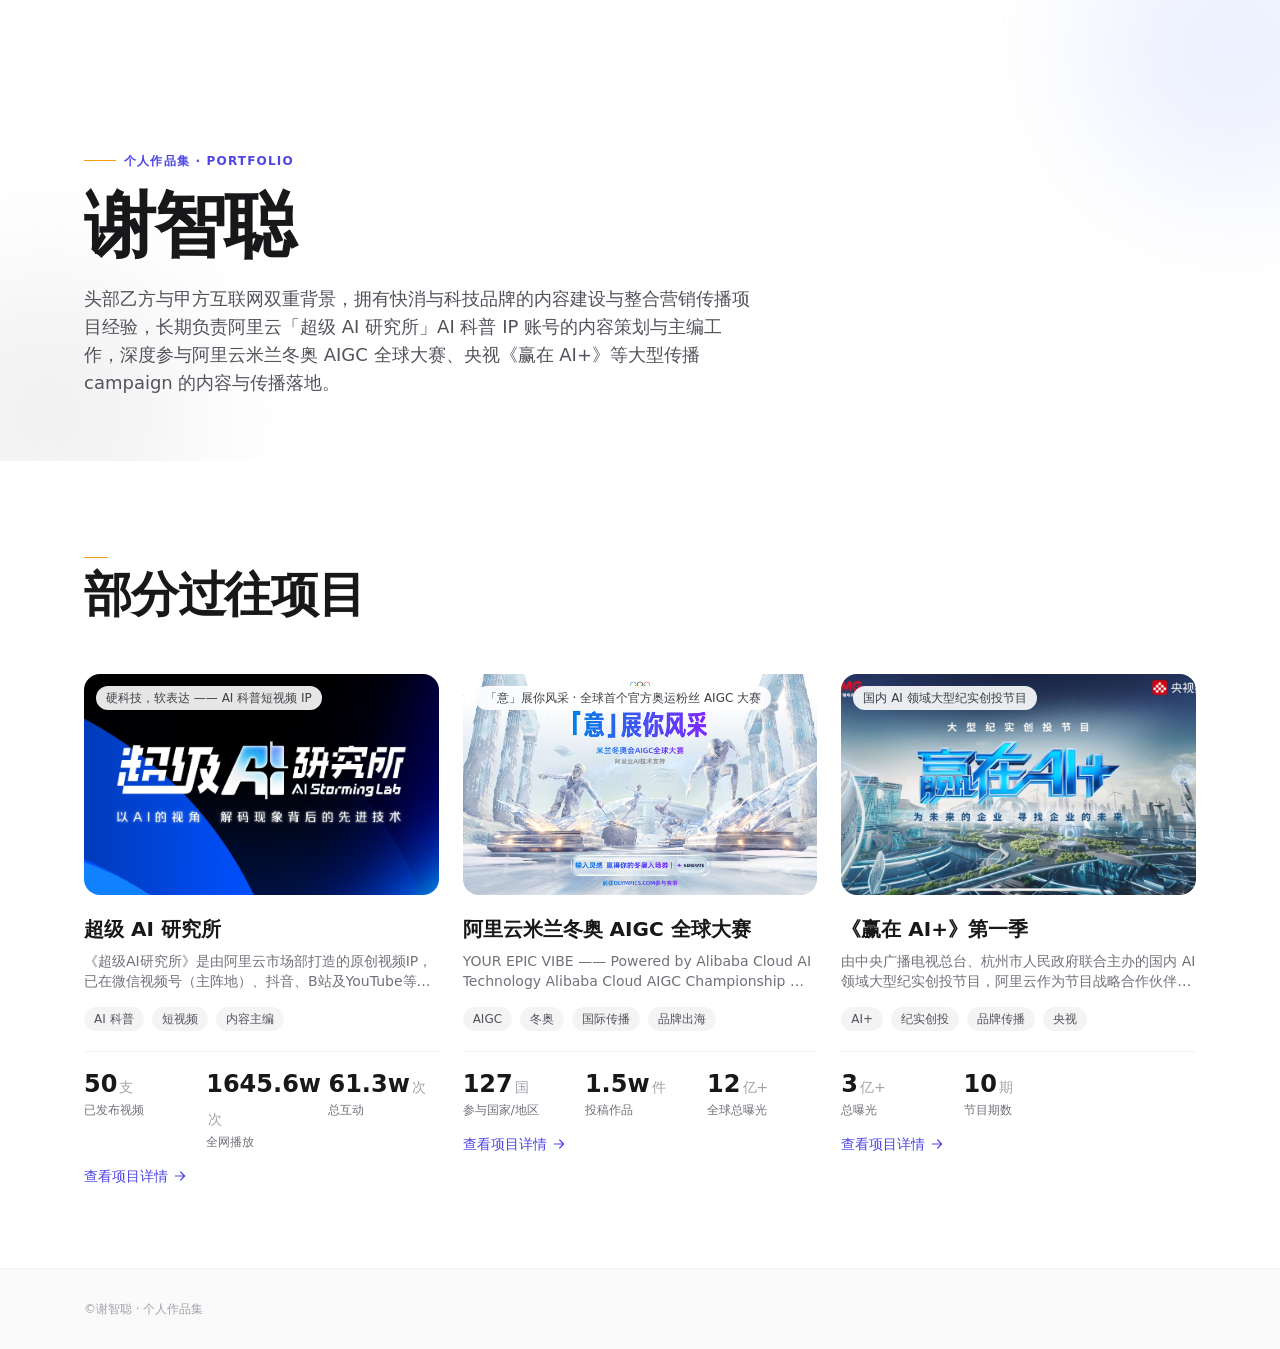
<file: index.html>
<!DOCTYPE html>
<html lang="zh-CN">
<head>
  <meta charset="UTF-8" />
  <meta name="viewport" content="width=device-width, initial-scale=1.0" />
  <title>谢智聪 · 作品集 | 品牌内容主编 / AI 科普 IP 主理人</title>
  <meta name="description" content="谢智聪的个人作品集：AI 科普短视频 IP、米兰冬奥 AIGC 全球大赛、《赢在 AI+》等代表性项目。" />
  <link rel="preconnect" href="https://fonts.googleapis.cn" />
  <link rel="preconnect" href="https://fonts.gstatic.cn" crossorigin />
  <link href="https://fonts.googleapis.cn/css2?family=Space+Grotesk:wght@400;500;600;700&family=Noto+Sans+SC:wght@300;400;500;700;900&display=swap" rel="stylesheet" />
  <script src="assets/tailwind.js"></script>
  <script>
    tailwind.config = { theme: { extend: { fontFamily: { display: ['"Space Grotesk"','"Noto Sans SC"','system-ui','sans-serif'], sans: ['"Noto Sans SC"','system-ui','sans-serif'] } } } };
  </script>
  <style>
    html { scroll-behavior: smooth; }
    body { font-family: "Noto Sans SC", system-ui, sans-serif; -webkit-font-smoothing: antialiased; }
    .font-display { font-family: "Space Grotesk", "Noto Sans SC", sans-serif; }
    .line-clamp-1 { display:-webkit-box; -webkit-line-clamp:1; -webkit-box-orient:vertical; overflow:hidden; }
    .line-clamp-2 { display:-webkit-box; -webkit-line-clamp:2; -webkit-box-orient:vertical; overflow:hidden; }
    .reveal { opacity:0; transform: translateY(16px); transition: opacity .6s ease, transform .6s ease; }
    .reveal.in { opacity:1; transform:none; }
    @media (prefers-reduced-motion: reduce) { .reveal { opacity:1; transform:none; transition:none; } html { scroll-behavior:auto; } }
    ::selection { background:#4f46e5; color:#fff; }
  </style>
</head>
<body data-page="index" class="bg-white text-zinc-900 antialiased">
  <div id="site-nav"></div>
  <main id="page-content"></main>
  <div id="site-footer"></div>
  <div id="modal-root"></div>
  <script src="data/site-data.js"></script>
  <script src="assets/app.js"></script>
</body>
</html>
</file>
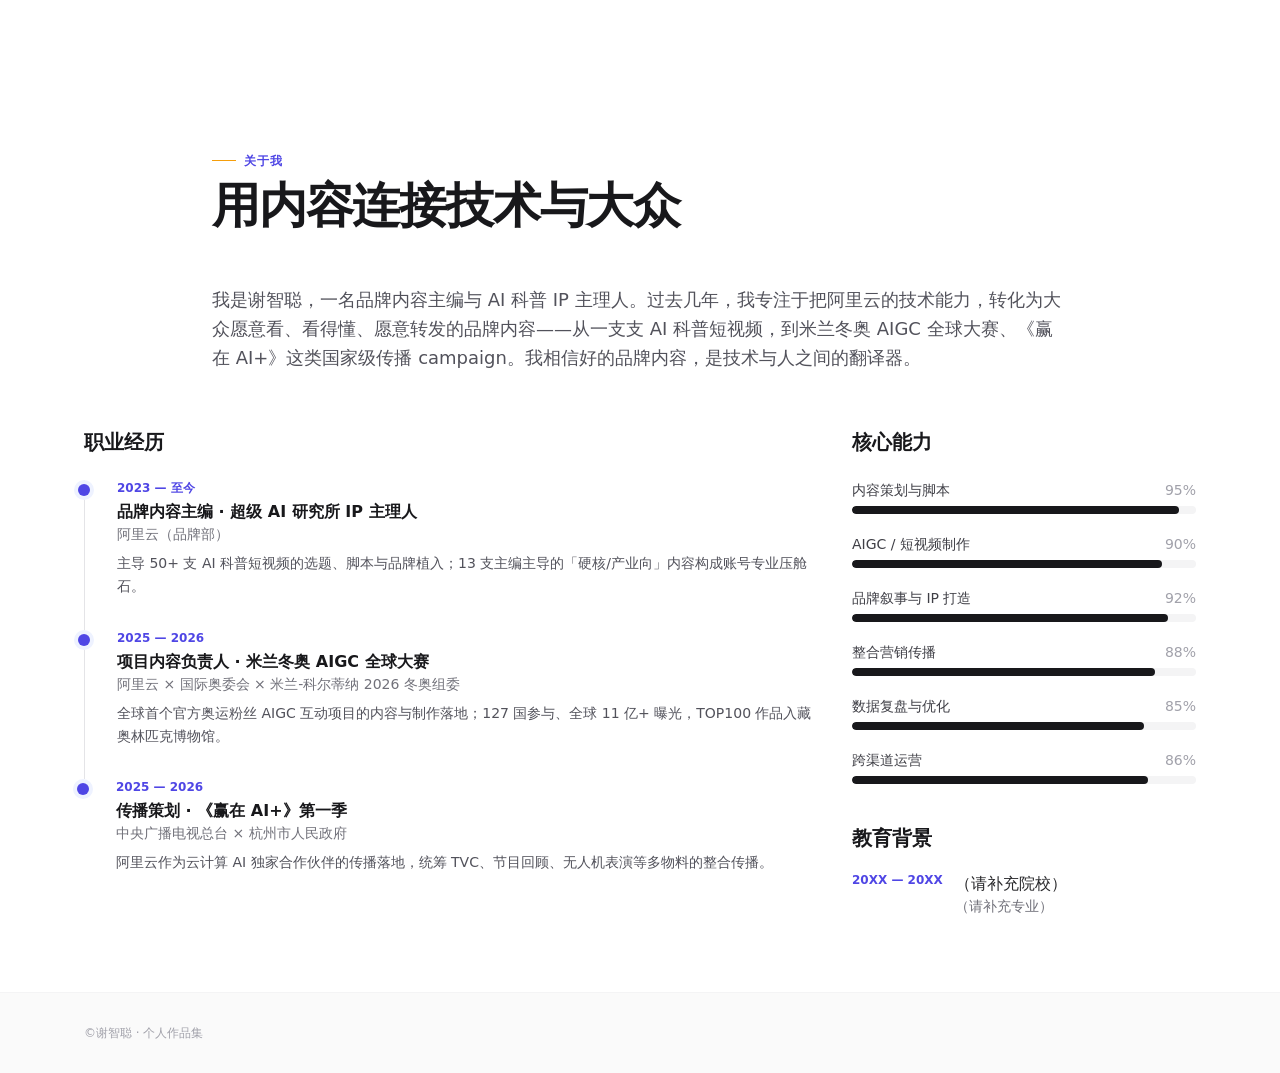
<file: about.html>
<!DOCTYPE html>
<html lang="zh-CN">
<head>
  <meta charset="UTF-8" />
  <meta name="viewport" content="width=device-width, initial-scale=1.0" />
  <title>关于我 | 谢智聪</title>
  <meta name="description" content="关于谢智聪：品牌内容主编与 AI 科普 IP 主理人，深耕科技品牌内容建设与整合营销传播。" />
  <link rel="preconnect" href="https://fonts.googleapis.cn" />
  <link rel="preconnect" href="https://fonts.gstatic.cn" crossorigin />
  <link href="https://fonts.googleapis.cn/css2?family=Space+Grotesk:wght@400;500;600;700&family=Noto+Sans+SC:wght@300;400;500;700;900&display=swap" rel="stylesheet" />
  <script src="assets/tailwind.js"></script>
  <script>
    tailwind.config = { theme: { extend: { fontFamily: { display: ['"Space Grotesk"','"Noto Sans SC"','system-ui','sans-serif'], sans: ['"Noto Sans SC"','system-ui','sans-serif'] } } } };
  </script>
  <style>
    html { scroll-behavior: smooth; }
    body { font-family: "Noto Sans SC", system-ui, sans-serif; -webkit-font-smoothing: antialiased; }
    .font-display { font-family: "Space Grotesk", "Noto Sans SC", sans-serif; }
    .line-clamp-1 { display:-webkit-box; -webkit-line-clamp:1; -webkit-box-orient:vertical; overflow:hidden; }
    .line-clamp-2 { display:-webkit-box; -webkit-line-clamp:2; -webkit-box-orient:vertical; overflow:hidden; }
    .reveal { opacity:0; transform: translateY(16px); transition: opacity .6s ease, transform .6s ease; }
    .reveal.in { opacity:1; transform:none; }
    @media (prefers-reduced-motion: reduce) { .reveal { opacity:1; transform:none; transition:none; } html { scroll-behavior:auto; } }
    ::selection { background:#2563eb; color:#fff; }
  </style>
</head>
<body data-page="about" class="bg-white text-zinc-900 antialiased">
  <div id="site-nav"></div>
  <main id="page-content"></main>
  <div id="site-footer"></div>
  <div id="modal-root"></div>
  <script src="data/site-data.js"></script>
  <script src="assets/app.js"></script>
</body>
</html>
</file>
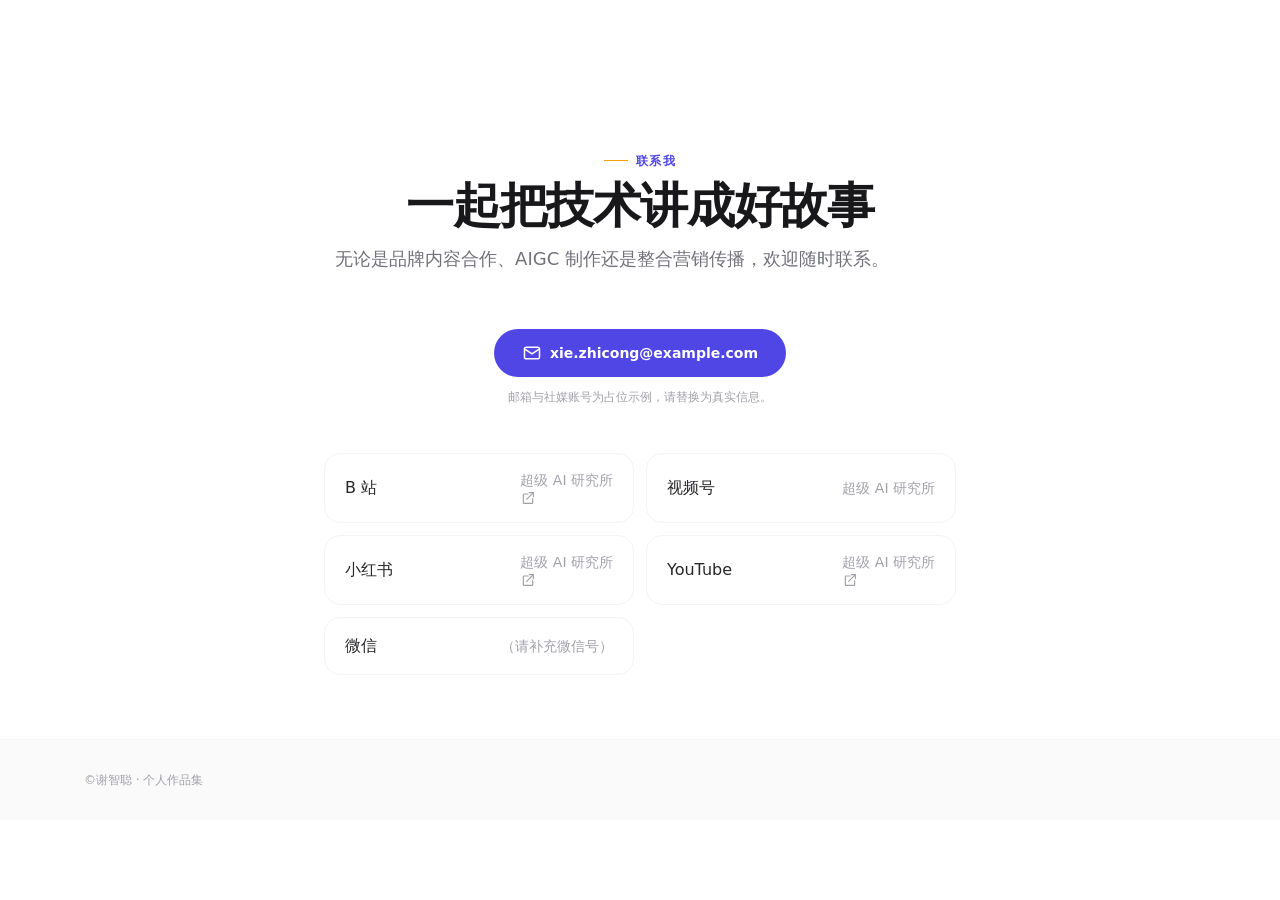
<file: contact.html>
<!DOCTYPE html>
<html lang="zh-CN">
<head>
  <meta charset="UTF-8" />
  <meta name="viewport" content="width=device-width, initial-scale=1.0" />
  <title>联系我 | 谢智聪</title>
  <meta name="description" content="联系谢智聪：品牌内容、AIGC 制作与整合营销传播合作。" />
  <link rel="preconnect" href="https://fonts.googleapis.cn" />
  <link rel="preconnect" href="https://fonts.gstatic.cn" crossorigin />
  <link href="https://fonts.googleapis.cn/css2?family=Space+Grotesk:wght@400;500;600;700&family=Noto+Sans+SC:wght@300;400;500;700;900&display=swap" rel="stylesheet" />
  <script src="assets/tailwind.js"></script>
  <script>
    tailwind.config = { theme: { extend: { fontFamily: { display: ['"Space Grotesk"','"Noto Sans SC"','system-ui','sans-serif'], sans: ['"Noto Sans SC"','system-ui','sans-serif'] } } } };
  </script>
  <style>
    html { scroll-behavior: smooth; }
    body { font-family: "Noto Sans SC", system-ui, sans-serif; -webkit-font-smoothing: antialiased; }
    .font-display { font-family: "Space Grotesk", "Noto Sans SC", sans-serif; }
    .line-clamp-1 { display:-webkit-box; -webkit-line-clamp:1; -webkit-box-orient:vertical; overflow:hidden; }
    .line-clamp-2 { display:-webkit-box; -webkit-line-clamp:2; -webkit-box-orient:vertical; overflow:hidden; }
    .reveal { opacity:0; transform: translateY(16px); transition: opacity .6s ease, transform .6s ease; }
    .reveal.in { opacity:1; transform:none; }
    @media (prefers-reduced-motion: reduce) { .reveal { opacity:1; transform:none; transition:none; } html { scroll-behavior:auto; } }
    ::selection { background:#2563eb; color:#fff; }
  </style>
</head>
<body data-page="contact" class="bg-white text-zinc-900 antialiased">
  <div id="site-nav"></div>
  <main id="page-content"></main>
  <div id="site-footer"></div>
  <div id="modal-root"></div>
  <script src="data/site-data.js"></script>
  <script src="assets/app.js"></script>
</body>
</html>
</file>
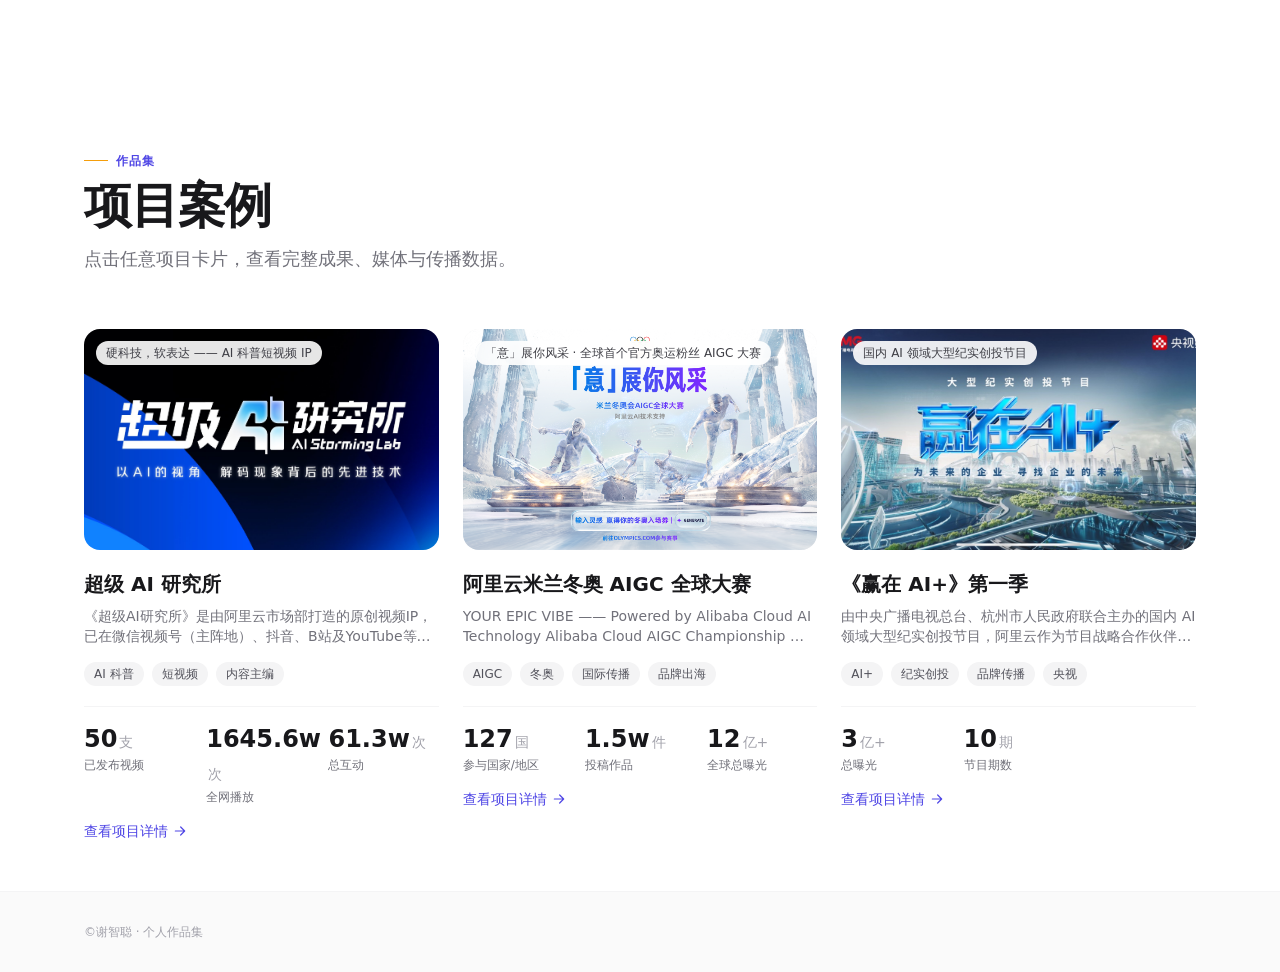
<file: portfolio.html>
<!DOCTYPE html>
<html lang="zh-CN">
<head>
  <meta charset="UTF-8" />
  <meta name="viewport" content="width=device-width, initial-scale=1.0" />
  <title>作品集 | 谢智聪</title>
  <meta name="description" content="谢智聪的代表性项目案例：超级 AI 研究所、米兰冬奥 AIGC 全球大赛、《赢在 AI+》第一季。" />
  <link rel="preconnect" href="https://fonts.googleapis.cn" />
  <link rel="preconnect" href="https://fonts.gstatic.cn" crossorigin />
  <link href="https://fonts.googleapis.cn/css2?family=Space+Grotesk:wght@400;500;600;700&family=Noto+Sans+SC:wght@300;400;500;700;900&display=swap" rel="stylesheet" />
  <script src="assets/tailwind.js"></script>
  <script>
    tailwind.config = { theme: { extend: { fontFamily: { display: ['"Space Grotesk"','"Noto Sans SC"','system-ui','sans-serif'], sans: ['"Noto Sans SC"','system-ui','sans-serif'] } } } };
  </script>
  <style>
    html { scroll-behavior: smooth; }
    body { font-family: "Noto Sans SC", system-ui, sans-serif; -webkit-font-smoothing: antialiased; }
    .font-display { font-family: "Space Grotesk", "Noto Sans SC", sans-serif; }
    .line-clamp-1 { display:-webkit-box; -webkit-line-clamp:1; -webkit-box-orient:vertical; overflow:hidden; }
    .line-clamp-2 { display:-webkit-box; -webkit-line-clamp:2; -webkit-box-orient:vertical; overflow:hidden; }
    .reveal { opacity:0; transform: translateY(16px); transition: opacity .6s ease, transform .6s ease; }
    .reveal.in { opacity:1; transform:none; }
    @media (prefers-reduced-motion: reduce) { .reveal { opacity:1; transform:none; transition:none; } html { scroll-behavior:auto; } }
    ::selection { background:#2563eb; color:#fff; }
  </style>
</head>
<body data-page="portfolio" class="bg-white text-zinc-900 antialiased">
  <div id="site-nav"></div>
  <main id="page-content"></main>
  <div id="site-footer"></div>
  <div id="modal-root"></div>
  <script src="data/site-data.js"></script>
  <script src="assets/app.js"></script>
</body>
</html>
</file>
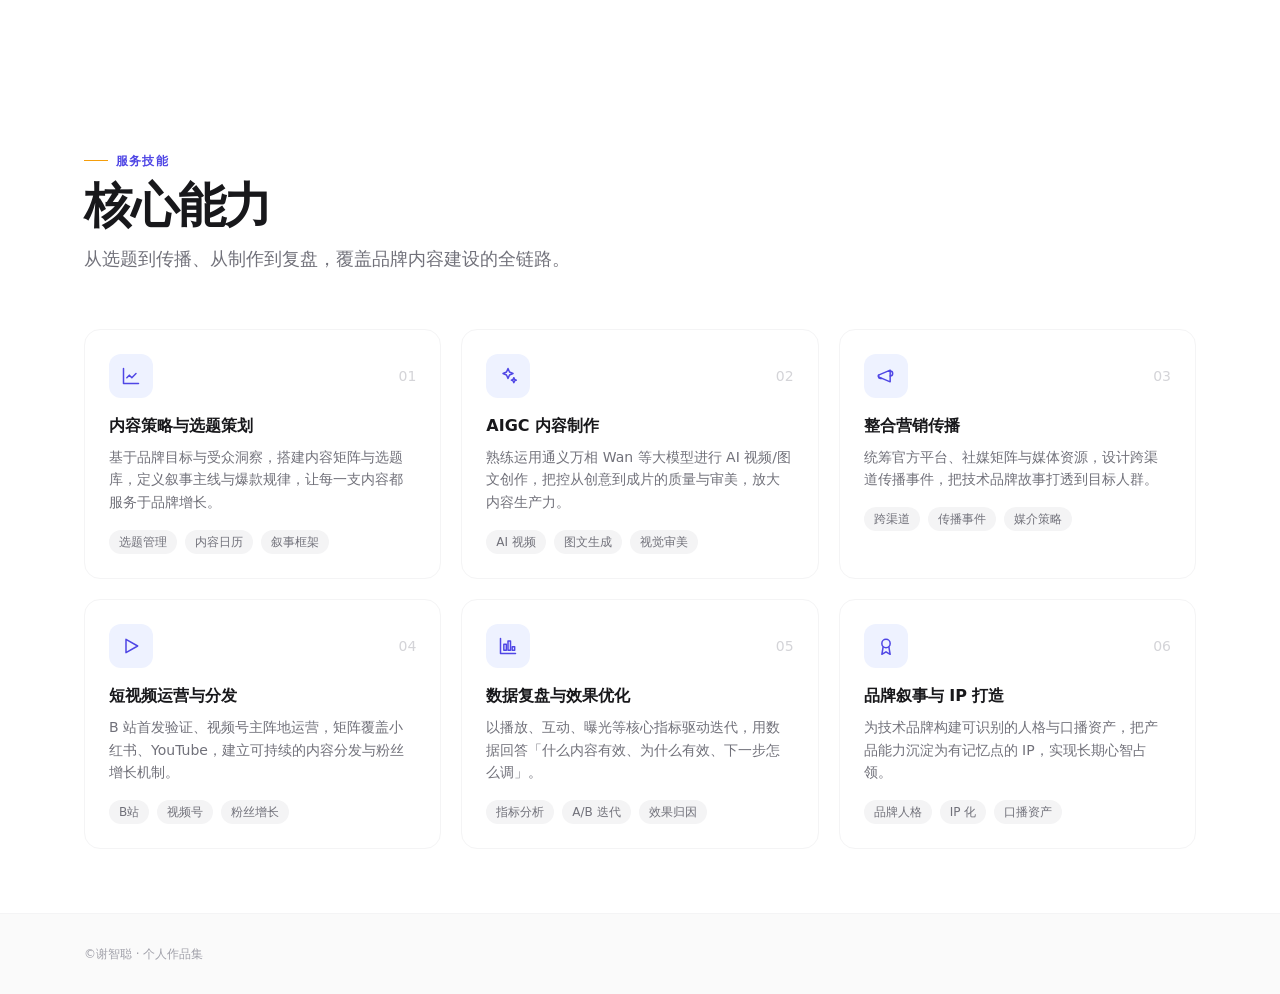
<file: services.html>
<!DOCTYPE html>
<html lang="zh-CN">
<head>
  <meta charset="UTF-8" />
  <meta name="viewport" content="width=device-width, initial-scale=1.0" />
  <title>服务技能 | 谢智聪</title>
  <meta name="description" content="谢智聪的核心能力：内容策划、AIGC 制作、整合营销传播、短视频运营、数据复盘、品牌叙事与 IP 打造。" />
  <link rel="preconnect" href="https://fonts.googleapis.cn" />
  <link rel="preconnect" href="https://fonts.gstatic.cn" crossorigin />
  <link href="https://fonts.googleapis.cn/css2?family=Space+Grotesk:wght@400;500;600;700&family=Noto+Sans+SC:wght@300;400;500;700;900&display=swap" rel="stylesheet" />
  <script src="assets/tailwind.js"></script>
  <script>
    tailwind.config = { theme: { extend: { fontFamily: { display: ['"Space Grotesk"','"Noto Sans SC"','system-ui','sans-serif'], sans: ['"Noto Sans SC"','system-ui','sans-serif'] } } } };
  </script>
  <style>
    html { scroll-behavior: smooth; }
    body { font-family: "Noto Sans SC", system-ui, sans-serif; -webkit-font-smoothing: antialiased; }
    .font-display { font-family: "Space Grotesk", "Noto Sans SC", sans-serif; }
    .line-clamp-1 { display:-webkit-box; -webkit-line-clamp:1; -webkit-box-orient:vertical; overflow:hidden; }
    .line-clamp-2 { display:-webkit-box; -webkit-line-clamp:2; -webkit-box-orient:vertical; overflow:hidden; }
    .reveal { opacity:0; transform: translateY(16px); transition: opacity .6s ease, transform .6s ease; }
    .reveal.in { opacity:1; transform:none; }
    @media (prefers-reduced-motion: reduce) { .reveal { opacity:1; transform:none; transition:none; } html { scroll-behavior:auto; } }
    ::selection { background:#2563eb; color:#fff; }
  </style>
</head>
<body data-page="services" class="bg-white text-zinc-900 antialiased">
  <div id="site-nav"></div>
  <main id="page-content"></main>
  <div id="site-footer"></div>
  <div id="modal-root"></div>
  <script src="data/site-data.js"></script>
  <script src="assets/app.js"></script>
</body>
</html>
</file>
